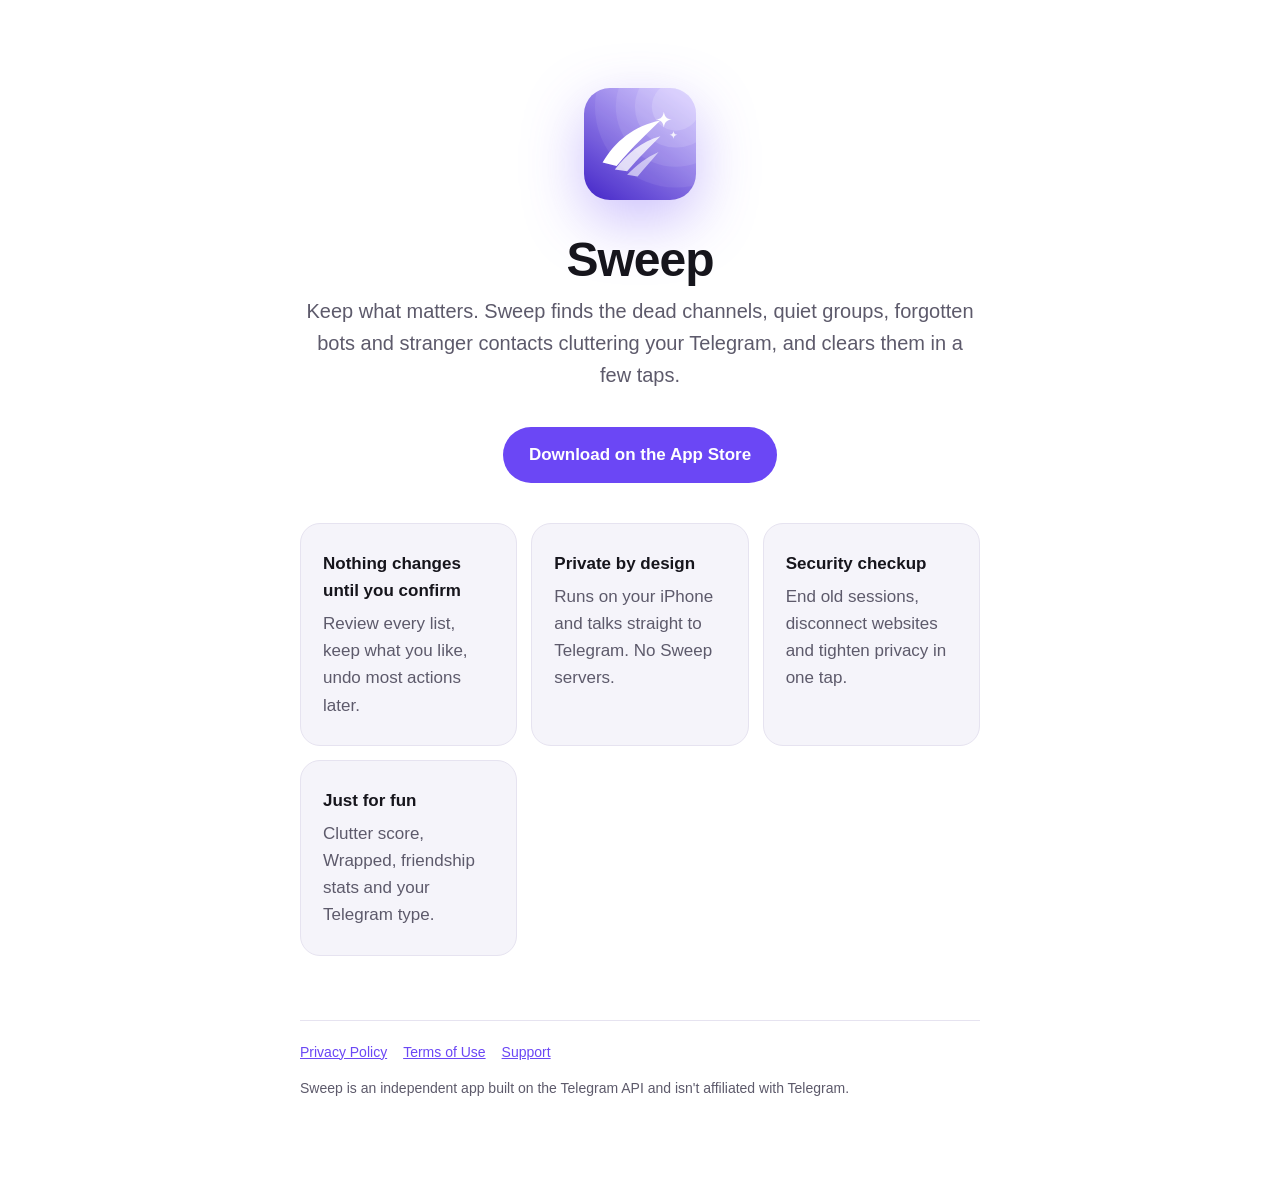
<file: index.html>
<!doctype html>
<html lang="en">
<head>
  <meta charset="utf-8">
  <meta name="viewport" content="width=device-width, initial-scale=1">
  <title>Sweep · Keep what matters</title>
  <meta name="description" content="Sweep tidies up your Telegram: leave dead channels and groups, block forgotten bots, clean up contacts and lock down your account. Everything runs on your iPhone.">
  <link rel="icon" href="icon.svg">
  <link rel="stylesheet" href="style.css">
</head>
<body>
<main>
  <section class="hero">
    <img src="icon.svg" alt="Sweep app icon">
    <h1>Sweep</h1>
    <p class="lede">Keep what matters. Sweep finds the dead channels, quiet groups, forgotten bots and stranger contacts cluttering your Telegram, and clears them in a few taps.</p>
    <!-- Replace with the App Store link once the app is live. -->
    <a class="button" href="#">Download on the App Store</a>

    <div class="grid">
      <div class="card"><p><strong>Nothing changes until you confirm</strong></p><p>Review every list, keep what you like, undo most actions later.</p></div>
      <div class="card"><p><strong>Private by design</strong></p><p>Runs on your iPhone and talks straight to Telegram. No Sweep servers.</p></div>
      <div class="card"><p><strong>Security checkup</strong></p><p>End old sessions, disconnect websites and tighten privacy in one tap.</p></div>
      <div class="card"><p><strong>Just for fun</strong></p><p>Clutter score, Wrapped, friendship stats and your Telegram type.</p></div>
    </div>
  </section>

  <footer>
    <a href="privacy/">Privacy Policy</a><a href="terms/">Terms of Use</a><a href="support/">Support</a>
    <p>Sweep is an independent app built on the Telegram API and isn't affiliated with Telegram.</p>
  </footer>
</main>
</body>
</html>
</file>
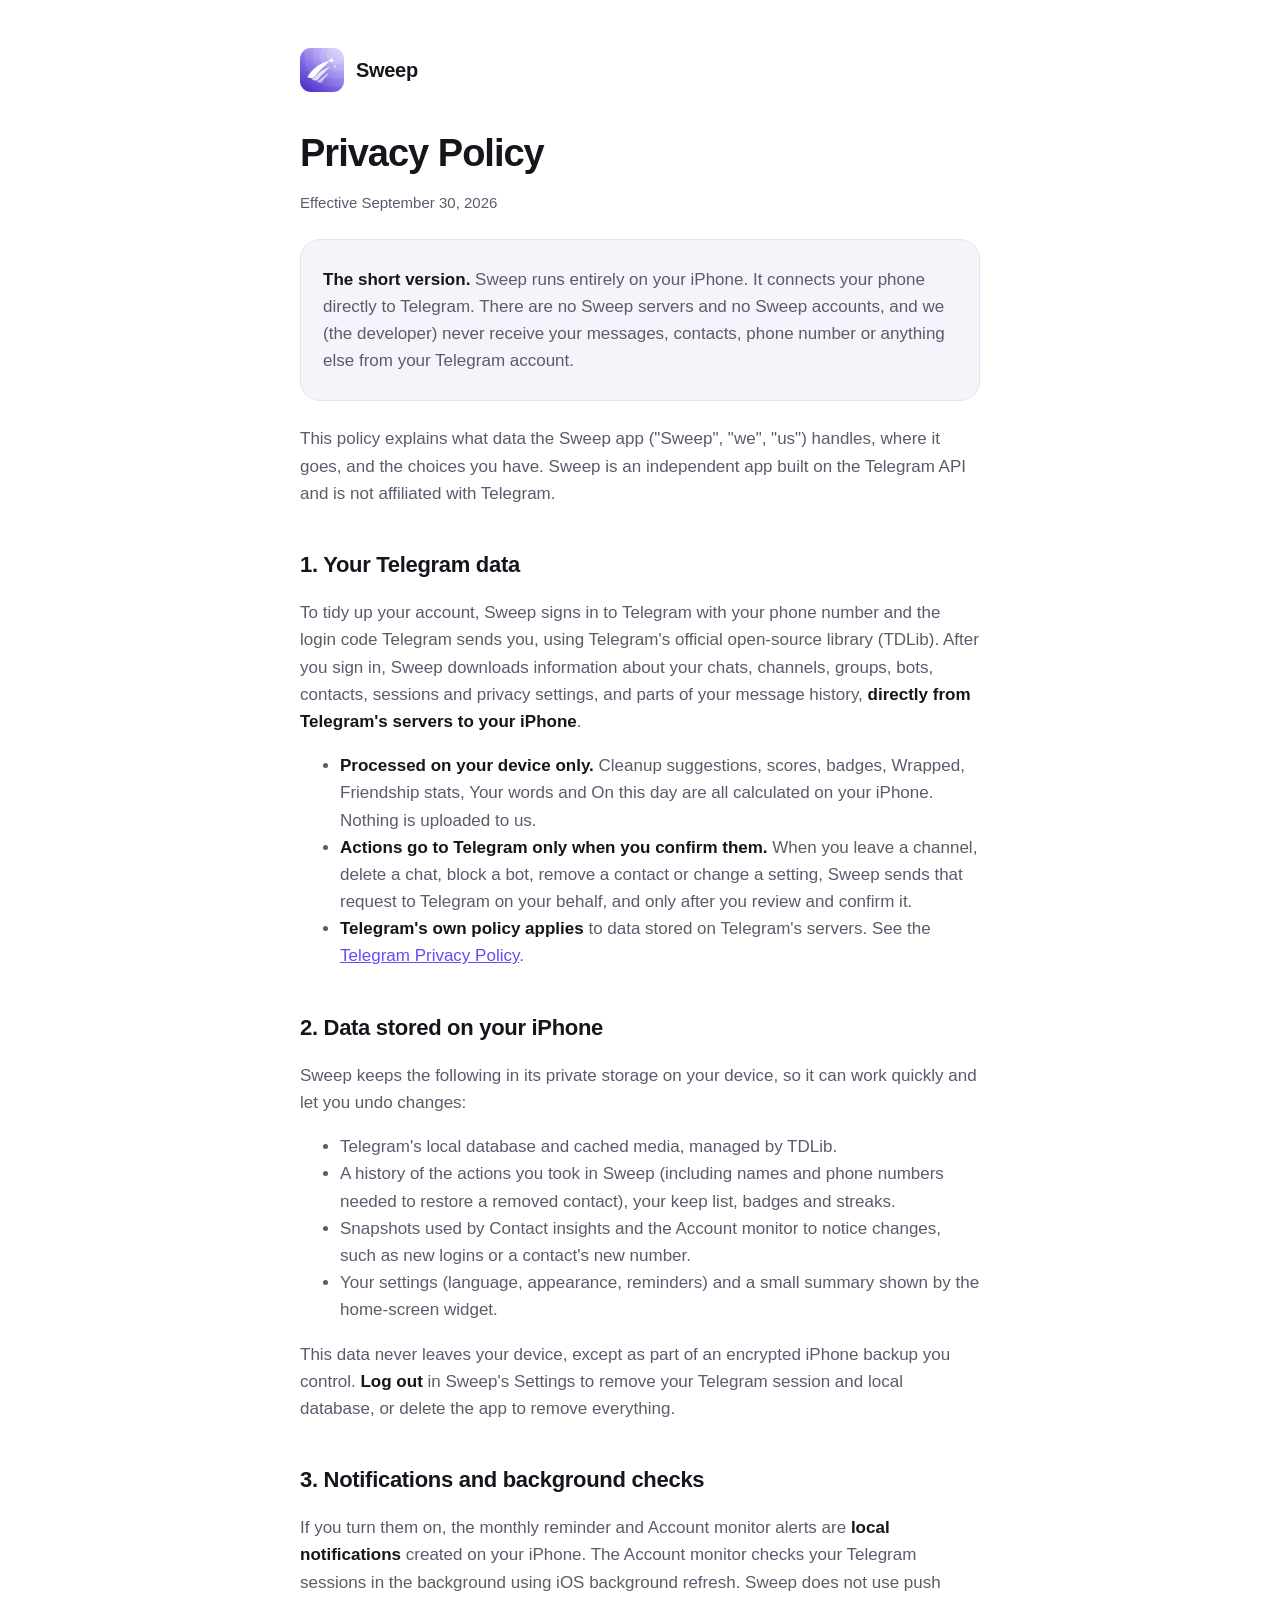
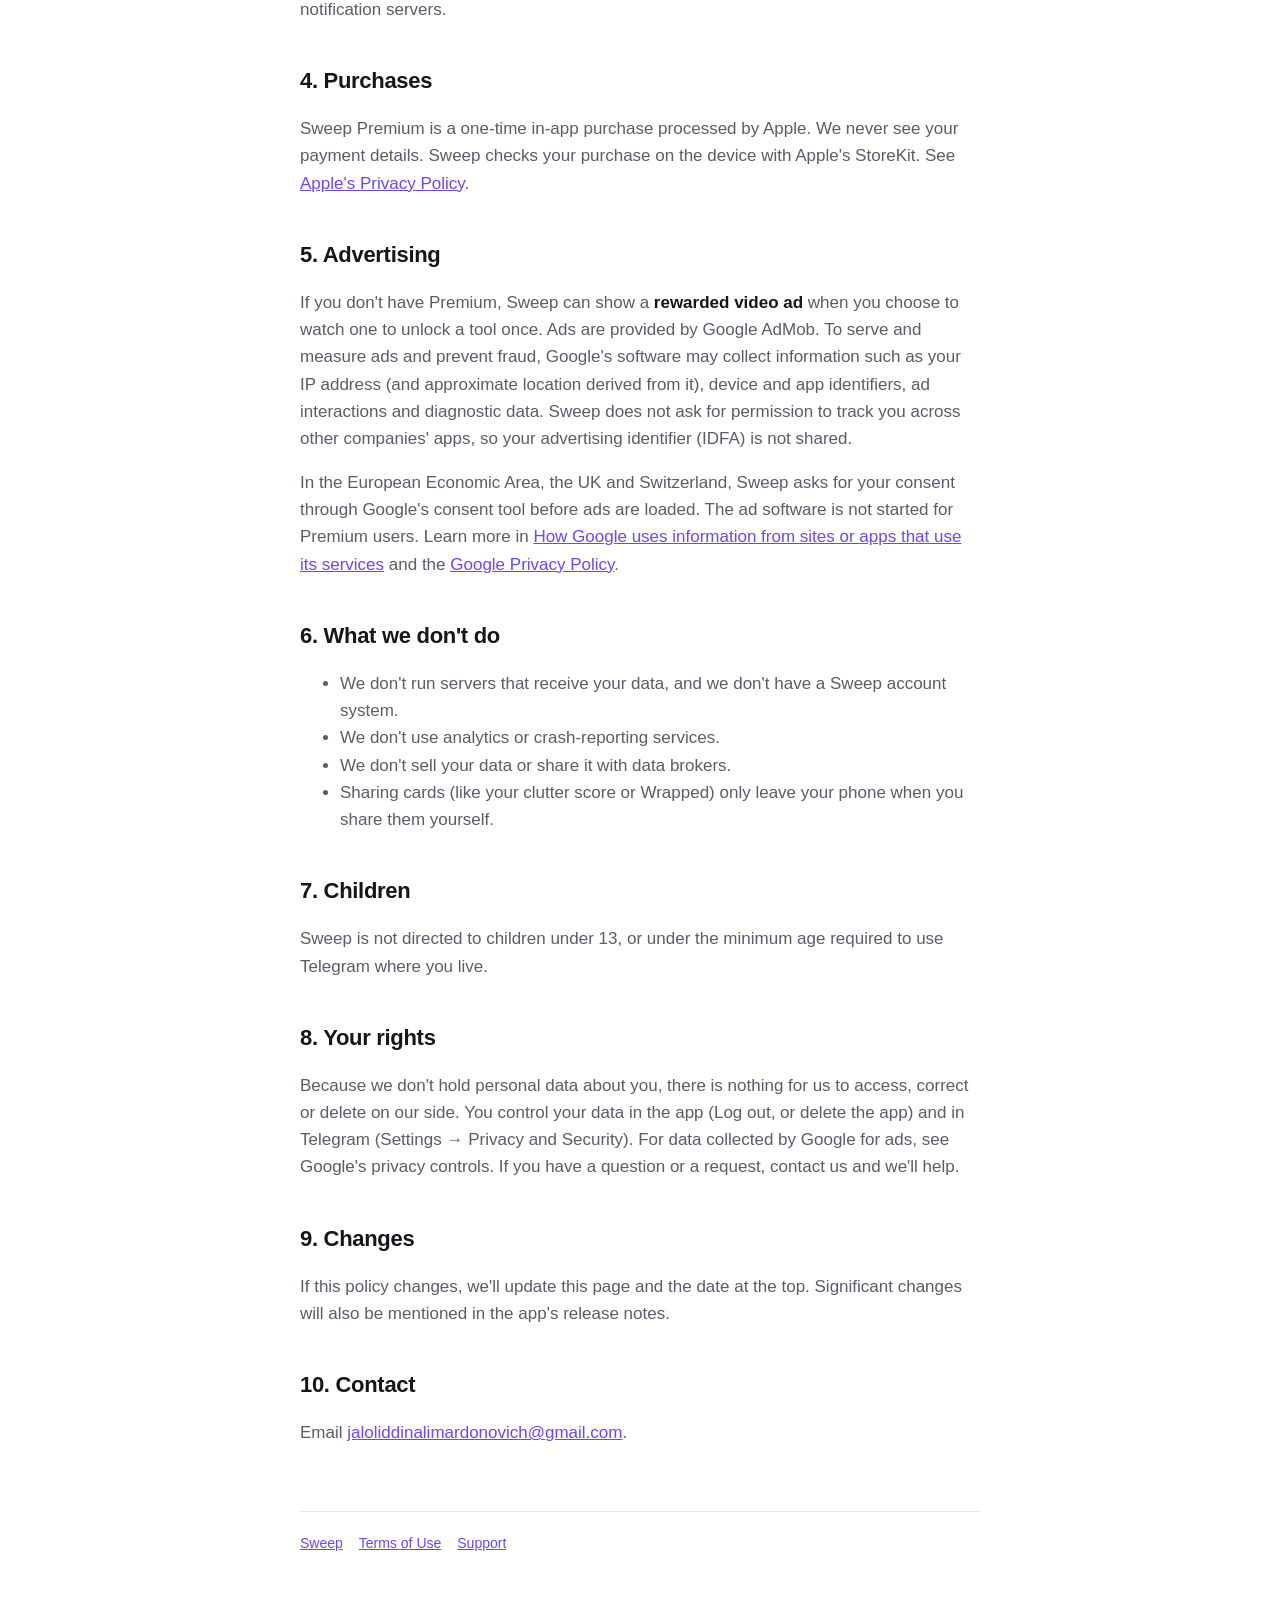
<file: privacy/index.html>
<!doctype html>
<html lang="en">
<head>
  <meta charset="utf-8">
  <meta name="viewport" content="width=device-width, initial-scale=1">
  <title>Privacy Policy · Sweep</title>
  <meta name="description" content="How Sweep handles your data: everything runs on your iPhone, there are no Sweep servers, and your chats stay between you and Telegram.">
  <link rel="icon" href="../icon.svg">
  <link rel="stylesheet" href="../style.css">
</head>
<body>
<main>
  <header><img src="../icon.svg" alt=""><a href="../">Sweep</a></header>

  <h1>Privacy Policy</h1>
  <p class="meta">Effective September 30, 2026</p>

  <div class="card">
    <p><strong>The short version.</strong> Sweep runs entirely on your iPhone. It connects your phone directly to Telegram. There are no Sweep servers and no Sweep accounts, and we (the developer) never receive your messages, contacts, phone number or anything else from your Telegram account.</p>
  </div>

  <p>This policy explains what data the Sweep app ("Sweep", "we", "us") handles, where it goes, and the choices you have. Sweep is an independent app built on the Telegram API and is not affiliated with Telegram.</p>

  <h2>1. Your Telegram data</h2>
  <p>To tidy up your account, Sweep signs in to Telegram with your phone number and the login code Telegram sends you, using Telegram's official open-source library (TDLib). After you sign in, Sweep downloads information about your chats, channels, groups, bots, contacts, sessions and privacy settings, and parts of your message history, <strong>directly from Telegram's servers to your iPhone</strong>.</p>
  <ul>
    <li><strong>Processed on your device only.</strong> Cleanup suggestions, scores, badges, Wrapped, Friendship stats, Your words and On this day are all calculated on your iPhone. Nothing is uploaded to us.</li>
    <li><strong>Actions go to Telegram only when you confirm them.</strong> When you leave a channel, delete a chat, block a bot, remove a contact or change a setting, Sweep sends that request to Telegram on your behalf, and only after you review and confirm it.</li>
    <li><strong>Telegram's own policy applies</strong> to data stored on Telegram's servers. See the <a href="https://telegram.org/privacy">Telegram Privacy Policy</a>.</li>
  </ul>

  <h2>2. Data stored on your iPhone</h2>
  <p>Sweep keeps the following in its private storage on your device, so it can work quickly and let you undo changes:</p>
  <ul>
    <li>Telegram's local database and cached media, managed by TDLib.</li>
    <li>A history of the actions you took in Sweep (including names and phone numbers needed to restore a removed contact), your keep list, badges and streaks.</li>
    <li>Snapshots used by Contact insights and the Account monitor to notice changes, such as new logins or a contact's new number.</li>
    <li>Your settings (language, appearance, reminders) and a small summary shown by the home-screen widget.</li>
  </ul>
  <p>This data never leaves your device, except as part of an encrypted iPhone backup you control. <strong>Log out</strong> in Sweep's Settings to remove your Telegram session and local database, or delete the app to remove everything.</p>

  <h2>3. Notifications and background checks</h2>
  <p>If you turn them on, the monthly reminder and Account monitor alerts are <strong>local notifications</strong> created on your iPhone. The Account monitor checks your Telegram sessions in the background using iOS background refresh. Sweep does not use push notification servers.</p>

  <h2>4. Purchases</h2>
  <p>Sweep Premium is a one-time in-app purchase processed by Apple. We never see your payment details. Sweep checks your purchase on the device with Apple's StoreKit. See <a href="https://www.apple.com/legal/privacy/">Apple's Privacy Policy</a>.</p>

  <h2>5. Advertising</h2>
  <p>If you don't have Premium, Sweep can show a <strong>rewarded video ad</strong> when you choose to watch one to unlock a tool once. Ads are provided by Google AdMob. To serve and measure ads and prevent fraud, Google's software may collect information such as your IP address (and approximate location derived from it), device and app identifiers, ad interactions and diagnostic data. Sweep does not ask for permission to track you across other companies' apps, so your advertising identifier (IDFA) is not shared.</p>
  <p>In the European Economic Area, the UK and Switzerland, Sweep asks for your consent through Google's consent tool before ads are loaded. The ad software is not started for Premium users. Learn more in <a href="https://policies.google.com/technologies/partner-sites">How Google uses information from sites or apps that use its services</a> and the <a href="https://policies.google.com/privacy">Google Privacy Policy</a>.</p>

  <h2>6. What we don't do</h2>
  <ul>
    <li>We don't run servers that receive your data, and we don't have a Sweep account system.</li>
    <li>We don't use analytics or crash-reporting services.</li>
    <li>We don't sell your data or share it with data brokers.</li>
    <li>Sharing cards (like your clutter score or Wrapped) only leave your phone when you share them yourself.</li>
  </ul>

  <h2>7. Children</h2>
  <p>Sweep is not directed to children under 13, or under the minimum age required to use Telegram where you live.</p>

  <h2>8. Your rights</h2>
  <p>Because we don't hold personal data about you, there is nothing for us to access, correct or delete on our side. You control your data in the app (Log out, or delete the app) and in Telegram (Settings → Privacy and Security). For data collected by Google for ads, see Google's privacy controls. If you have a question or a request, contact us and we'll help.</p>

  <h2>9. Changes</h2>
  <p>If this policy changes, we'll update this page and the date at the top. Significant changes will also be mentioned in the app's release notes.</p>

  <h2>10. Contact</h2>
  <p>Email <a href="mailto:jaloliddinalimardonovich@gmail.com">jaloliddinalimardonovich@gmail.com</a>.</p>

  <footer><a href="../">Sweep</a><a href="../terms/">Terms of Use</a><a href="../support/">Support</a></footer>
</main>
</body>
</html>
</file>
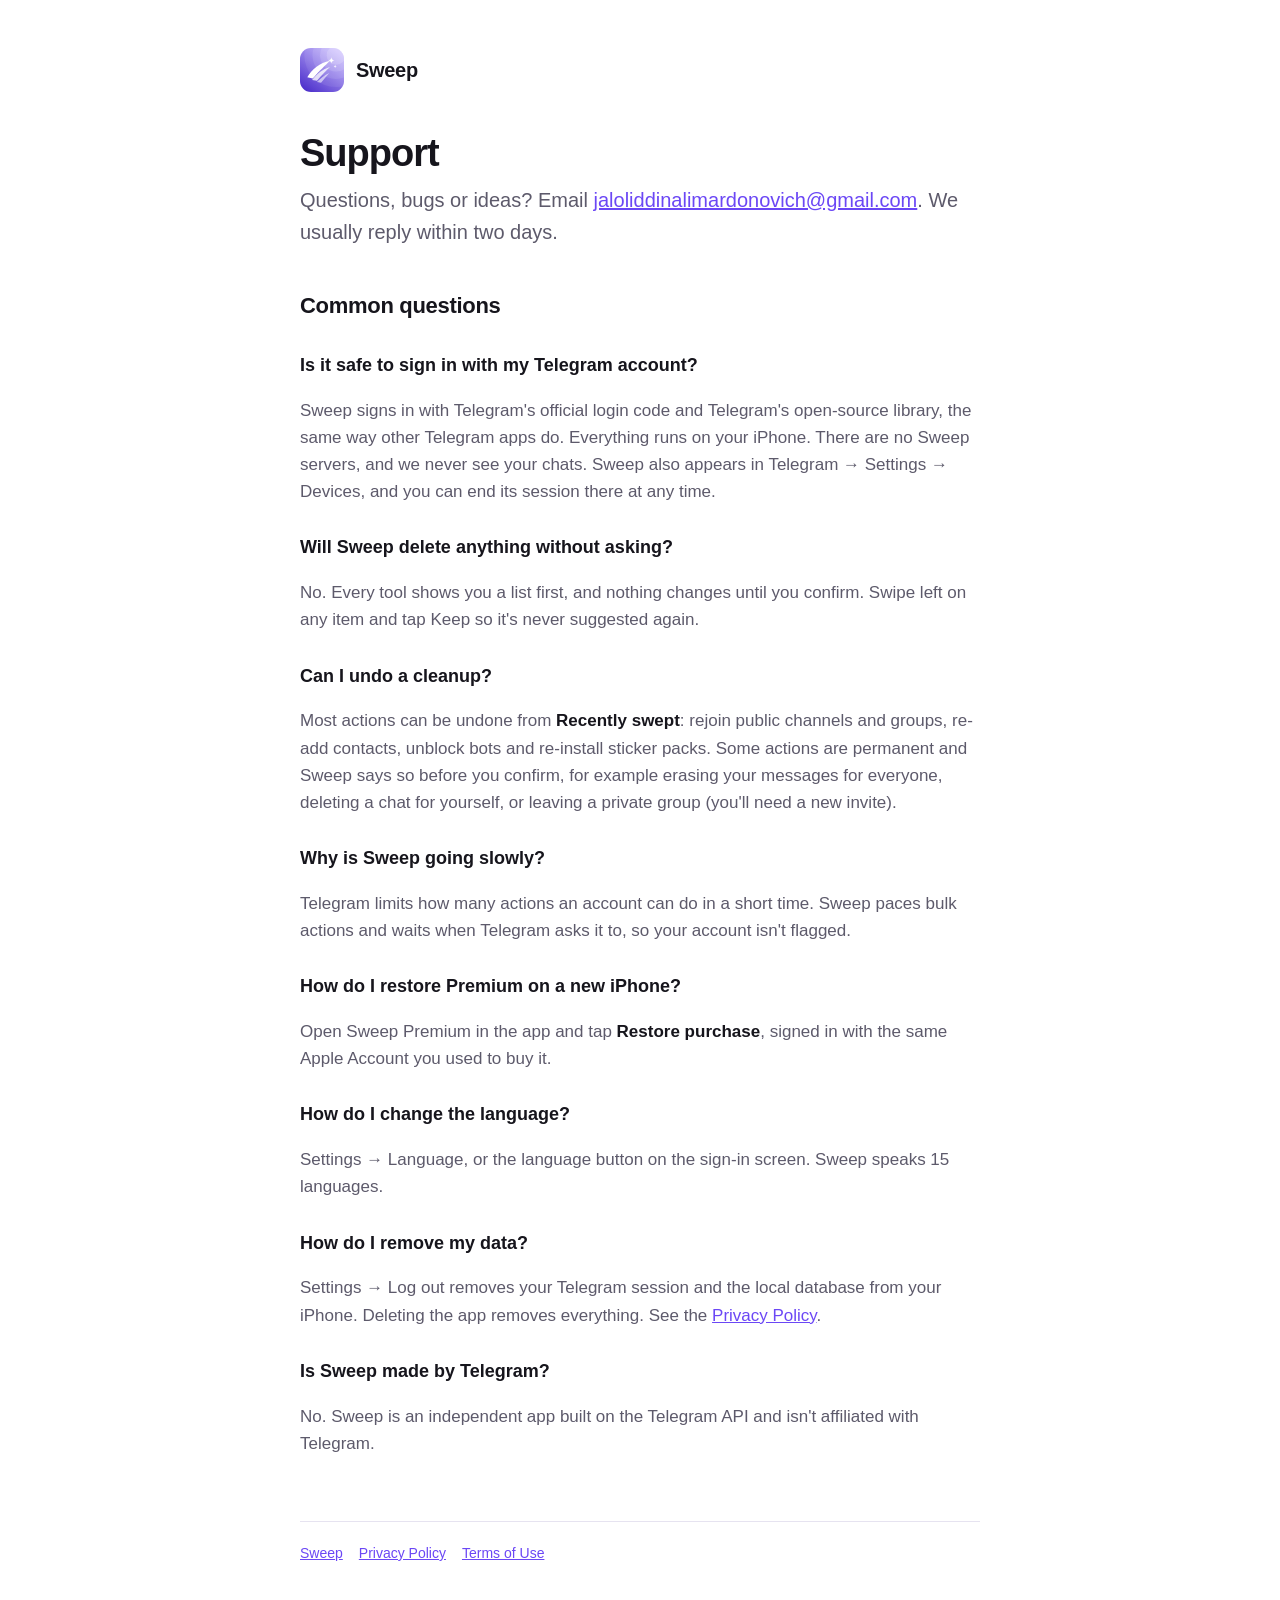
<file: support/index.html>
<!doctype html>
<html lang="en">
<head>
  <meta charset="utf-8">
  <meta name="viewport" content="width=device-width, initial-scale=1">
  <title>Support · Sweep</title>
  <meta name="description" content="Help and answers for Sweep, the Telegram cleanup app.">
  <link rel="icon" href="../icon.svg">
  <link rel="stylesheet" href="../style.css">
</head>
<body>
<main>
  <header><img src="../icon.svg" alt=""><a href="../">Sweep</a></header>

  <h1>Support</h1>
  <p class="lede">Questions, bugs or ideas? Email <a href="mailto:jaloliddinalimardonovich@gmail.com">jaloliddinalimardonovich@gmail.com</a>. We usually reply within two days.</p>

  <h2>Common questions</h2>

  <h3>Is it safe to sign in with my Telegram account?</h3>
  <p>Sweep signs in with Telegram's official login code and Telegram's open-source library, the same way other Telegram apps do. Everything runs on your iPhone. There are no Sweep servers, and we never see your chats. Sweep also appears in Telegram → Settings → Devices, and you can end its session there at any time.</p>

  <h3>Will Sweep delete anything without asking?</h3>
  <p>No. Every tool shows you a list first, and nothing changes until you confirm. Swipe left on any item and tap Keep so it's never suggested again.</p>

  <h3>Can I undo a cleanup?</h3>
  <p>Most actions can be undone from <strong>Recently swept</strong>: rejoin public channels and groups, re-add contacts, unblock bots and re-install sticker packs. Some actions are permanent and Sweep says so before you confirm, for example erasing your messages for everyone, deleting a chat for yourself, or leaving a private group (you'll need a new invite).</p>

  <h3>Why is Sweep going slowly?</h3>
  <p>Telegram limits how many actions an account can do in a short time. Sweep paces bulk actions and waits when Telegram asks it to, so your account isn't flagged.</p>

  <h3>How do I restore Premium on a new iPhone?</h3>
  <p>Open Sweep Premium in the app and tap <strong>Restore purchase</strong>, signed in with the same Apple Account you used to buy it.</p>

  <h3>How do I change the language?</h3>
  <p>Settings → Language, or the language button on the sign-in screen. Sweep speaks 15 languages.</p>

  <h3>How do I remove my data?</h3>
  <p>Settings → Log out removes your Telegram session and the local database from your iPhone. Deleting the app removes everything. See the <a href="../privacy/">Privacy Policy</a>.</p>

  <h3>Is Sweep made by Telegram?</h3>
  <p>No. Sweep is an independent app built on the Telegram API and isn't affiliated with Telegram.</p>

  <footer><a href="../">Sweep</a><a href="../privacy/">Privacy Policy</a><a href="../terms/">Terms of Use</a></footer>
</main>
</body>
</html>
</file>
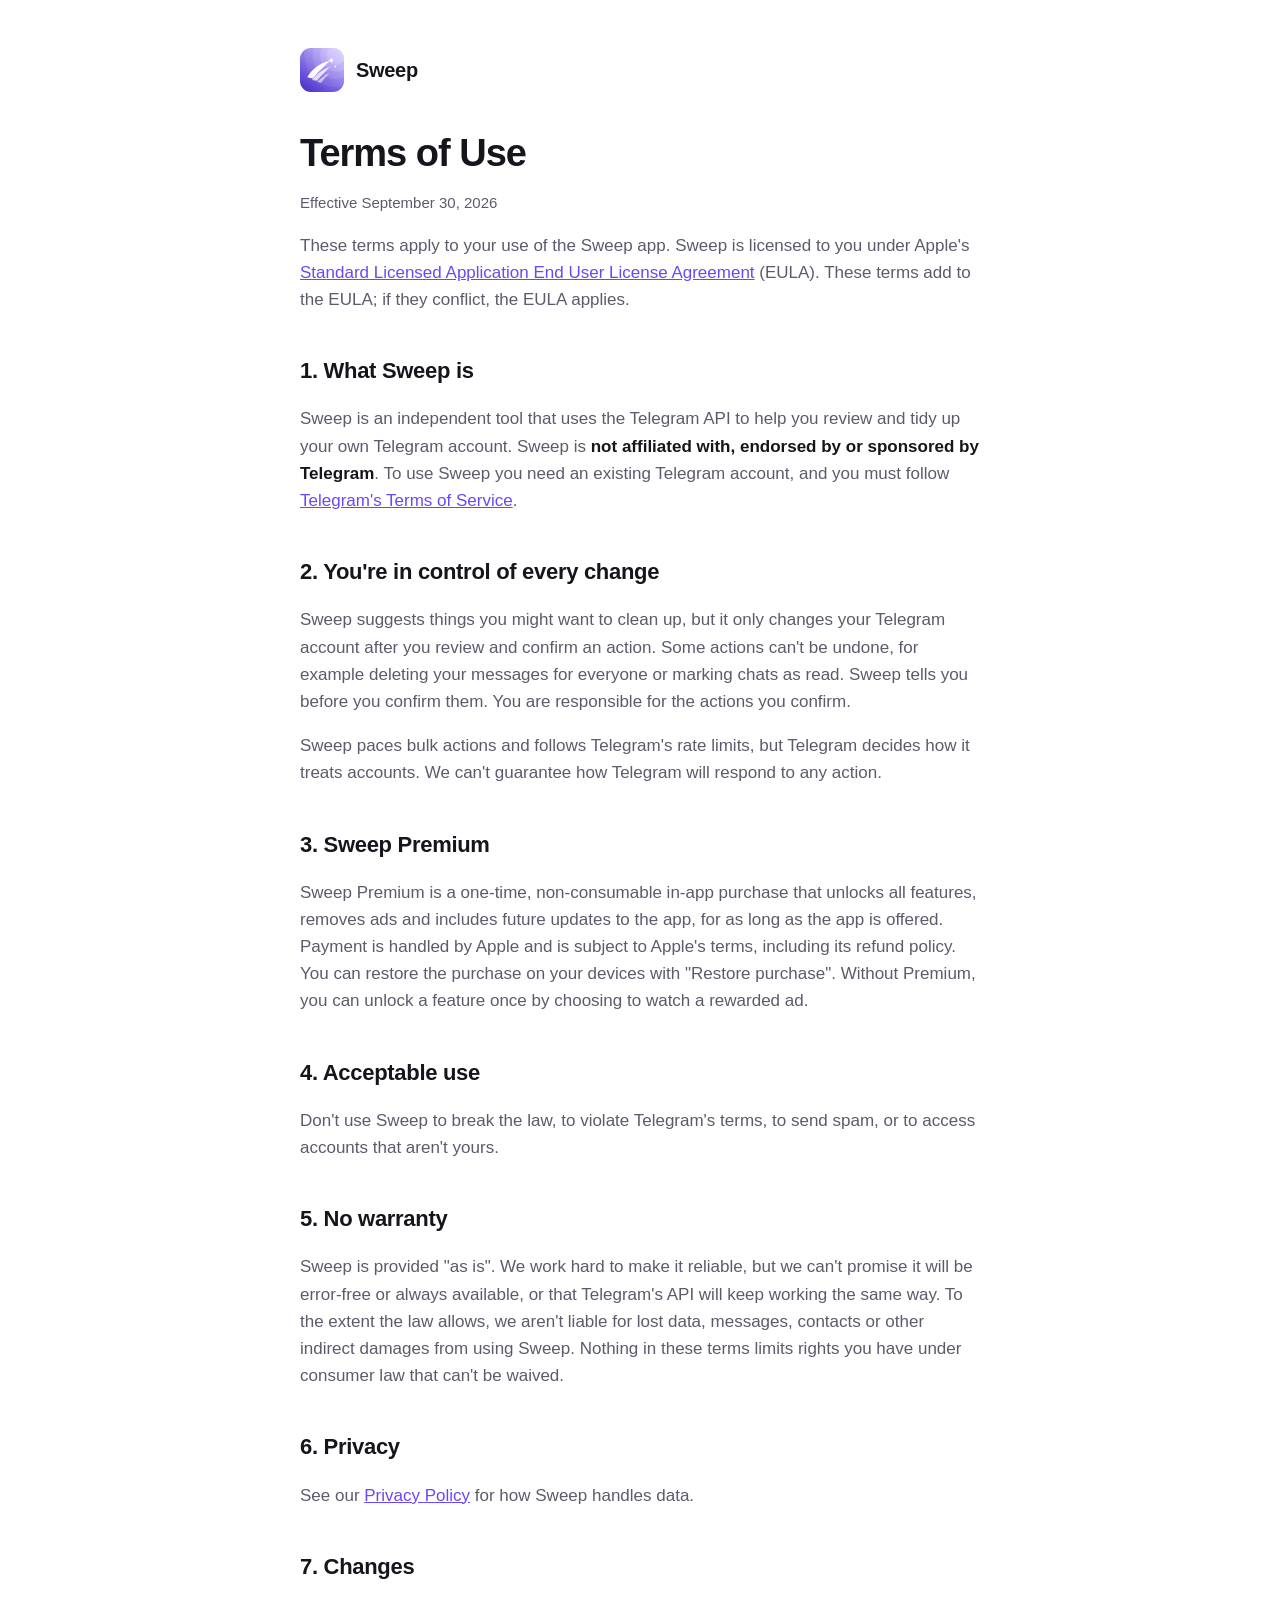
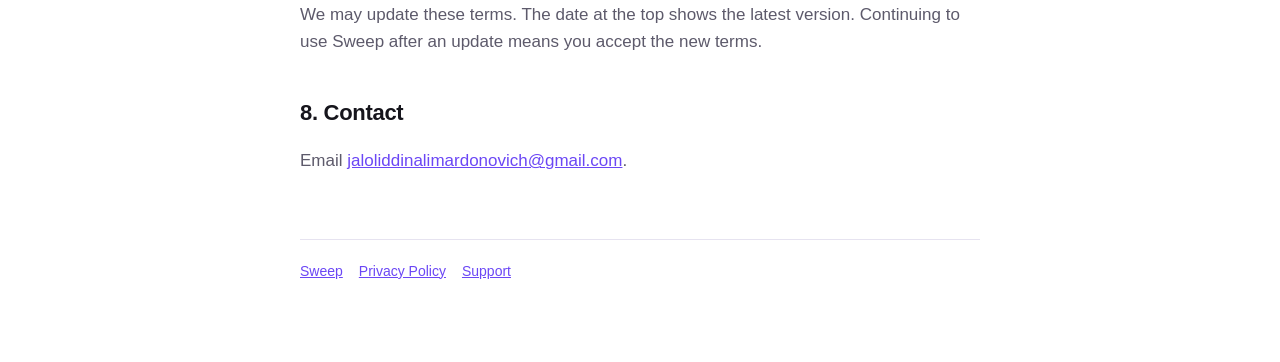
<file: terms/index.html>
<!doctype html>
<html lang="en">
<head>
  <meta charset="utf-8">
  <meta name="viewport" content="width=device-width, initial-scale=1">
  <title>Terms of Use · Sweep</title>
  <meta name="description" content="Terms of Use for the Sweep app.">
  <link rel="icon" href="../icon.svg">
  <link rel="stylesheet" href="../style.css">
</head>
<body>
<main>
  <header><img src="../icon.svg" alt=""><a href="../">Sweep</a></header>

  <h1>Terms of Use</h1>
  <p class="meta">Effective September 30, 2026</p>

  <p>These terms apply to your use of the Sweep app. Sweep is licensed to you under Apple's <a href="https://www.apple.com/legal/internet-services/itunes/dev/stdeula/">Standard Licensed Application End User License Agreement</a> (EULA). These terms add to the EULA; if they conflict, the EULA applies.</p>

  <h2>1. What Sweep is</h2>
  <p>Sweep is an independent tool that uses the Telegram API to help you review and tidy up your own Telegram account. Sweep is <strong>not affiliated with, endorsed by or sponsored by Telegram</strong>. To use Sweep you need an existing Telegram account, and you must follow <a href="https://telegram.org/tos">Telegram's Terms of Service</a>.</p>

  <h2>2. You're in control of every change</h2>
  <p>Sweep suggests things you might want to clean up, but it only changes your Telegram account after you review and confirm an action. Some actions can't be undone, for example deleting your messages for everyone or marking chats as read. Sweep tells you before you confirm them. You are responsible for the actions you confirm.</p>
  <p>Sweep paces bulk actions and follows Telegram's rate limits, but Telegram decides how it treats accounts. We can't guarantee how Telegram will respond to any action.</p>

  <h2>3. Sweep Premium</h2>
  <p>Sweep Premium is a one-time, non-consumable in-app purchase that unlocks all features, removes ads and includes future updates to the app, for as long as the app is offered. Payment is handled by Apple and is subject to Apple's terms, including its refund policy. You can restore the purchase on your devices with "Restore purchase". Without Premium, you can unlock a feature once by choosing to watch a rewarded ad.</p>

  <h2>4. Acceptable use</h2>
  <p>Don't use Sweep to break the law, to violate Telegram's terms, to send spam, or to access accounts that aren't yours.</p>

  <h2>5. No warranty</h2>
  <p>Sweep is provided "as is". We work hard to make it reliable, but we can't promise it will be error-free or always available, or that Telegram's API will keep working the same way. To the extent the law allows, we aren't liable for lost data, messages, contacts or other indirect damages from using Sweep. Nothing in these terms limits rights you have under consumer law that can't be waived.</p>

  <h2>6. Privacy</h2>
  <p>See our <a href="../privacy/">Privacy Policy</a> for how Sweep handles data.</p>

  <h2>7. Changes</h2>
  <p>We may update these terms. The date at the top shows the latest version. Continuing to use Sweep after an update means you accept the new terms.</p>

  <h2>8. Contact</h2>
  <p>Email <a href="mailto:jaloliddinalimardonovich@gmail.com">jaloliddinalimardonovich@gmail.com</a>.</p>

  <footer><a href="../">Sweep</a><a href="../privacy/">Privacy Policy</a><a href="../support/">Support</a></footer>
</main>
</body>
</html>
</file>
<file: style.css>
:root {
  --bg: #ffffff;
  --surface: #f5f4fa;
  --text: #16151c;
  --muted: #5d5a6b;
  --accent: #6b47f5;
  --line: #e6e3f0;
  color-scheme: light dark;
}
@media (prefers-color-scheme: dark) {
  :root {
    --bg: #0b0b0e;
    --surface: #17161d;
    --text: #f3f2f7;
    --muted: #a19eb0;
    --accent: #8b70ff;
    --line: #26242f;
  }
}
* { box-sizing: border-box; }
body {
  margin: 0;
  background: var(--bg);
  color: var(--text);
  font: 17px/1.6 -apple-system, BlinkMacSystemFont, "Segoe UI", Inter, Roboto, sans-serif;
  -webkit-font-smoothing: antialiased;
}
main { max-width: 720px; margin: 0 auto; padding: 48px 20px 80px; }
header { display: flex; align-items: center; gap: 12px; margin-bottom: 40px; }
header img { width: 44px; height: 44px; border-radius: 11px; }
header a { color: var(--text); text-decoration: none; font-weight: 800; font-size: 20px; letter-spacing: -0.3px; }
h1 { font-size: 38px; line-height: 1.15; letter-spacing: -1px; margin: 0 0 8px; }
h2 { font-size: 22px; letter-spacing: -0.3px; margin: 40px 0 8px; }
h3 { font-size: 18px; margin: 28px 0 4px; }
p, li { color: var(--muted); }
strong { color: var(--text); }
a { color: var(--accent); }
.lede { font-size: 20px; color: var(--muted); margin: 0 0 28px; }
.meta { font-size: 15px; color: var(--muted); }
.card { background: var(--surface); border: 1px solid var(--line); border-radius: 20px; padding: 20px 22px; margin: 24px 0; }
.card p { margin: 6px 0; }
.hero { text-align: center; padding-top: 40px; }
.hero img { width: 112px; height: 112px; border-radius: 26px; box-shadow: 0 20px 60px rgba(107, 71, 245, 0.35); }
.hero h1 { font-size: 48px; margin-top: 24px; }
.button { display: inline-block; background: var(--accent); color: #fff; text-decoration: none; font-weight: 700;
  padding: 14px 26px; border-radius: 999px; margin-top: 8px; }
.grid { display: grid; grid-template-columns: repeat(auto-fit, minmax(200px, 1fr)); gap: 14px; margin-top: 40px; text-align: left; }
.grid .card { margin: 0; }
footer { margin-top: 64px; padding-top: 20px; border-top: 1px solid var(--line); font-size: 14px; color: var(--muted); }
footer a { margin-right: 16px; }
</file>
